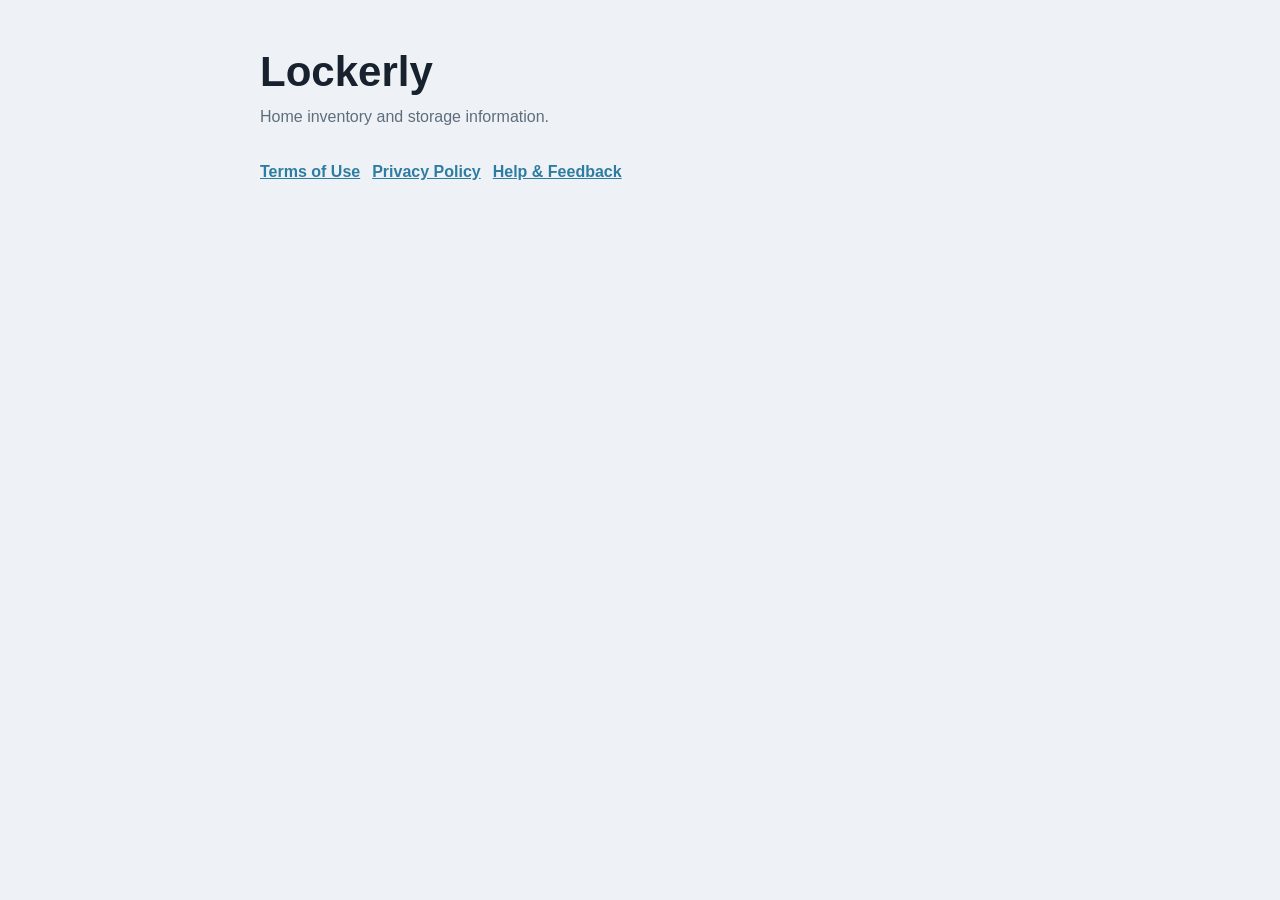
<file: index.html>
<!doctype html>
<html lang="en">
<head>
  <meta charset="utf-8">
  <meta name="viewport" content="width=device-width, initial-scale=1">
  <title>Lockerly</title>
  <link rel="stylesheet" href="assets/site.css">
</head>
<body><main>
  <header><h1>Lockerly</h1><p>Home inventory and storage information.</p></header>
  <nav>
    <a href="terms/">Terms of Use</a>
    <a href="privacy/">Privacy Policy</a>
    <a href="support/">Help &amp; Feedback</a>
  </nav>
</main></body>
</html>
</file>
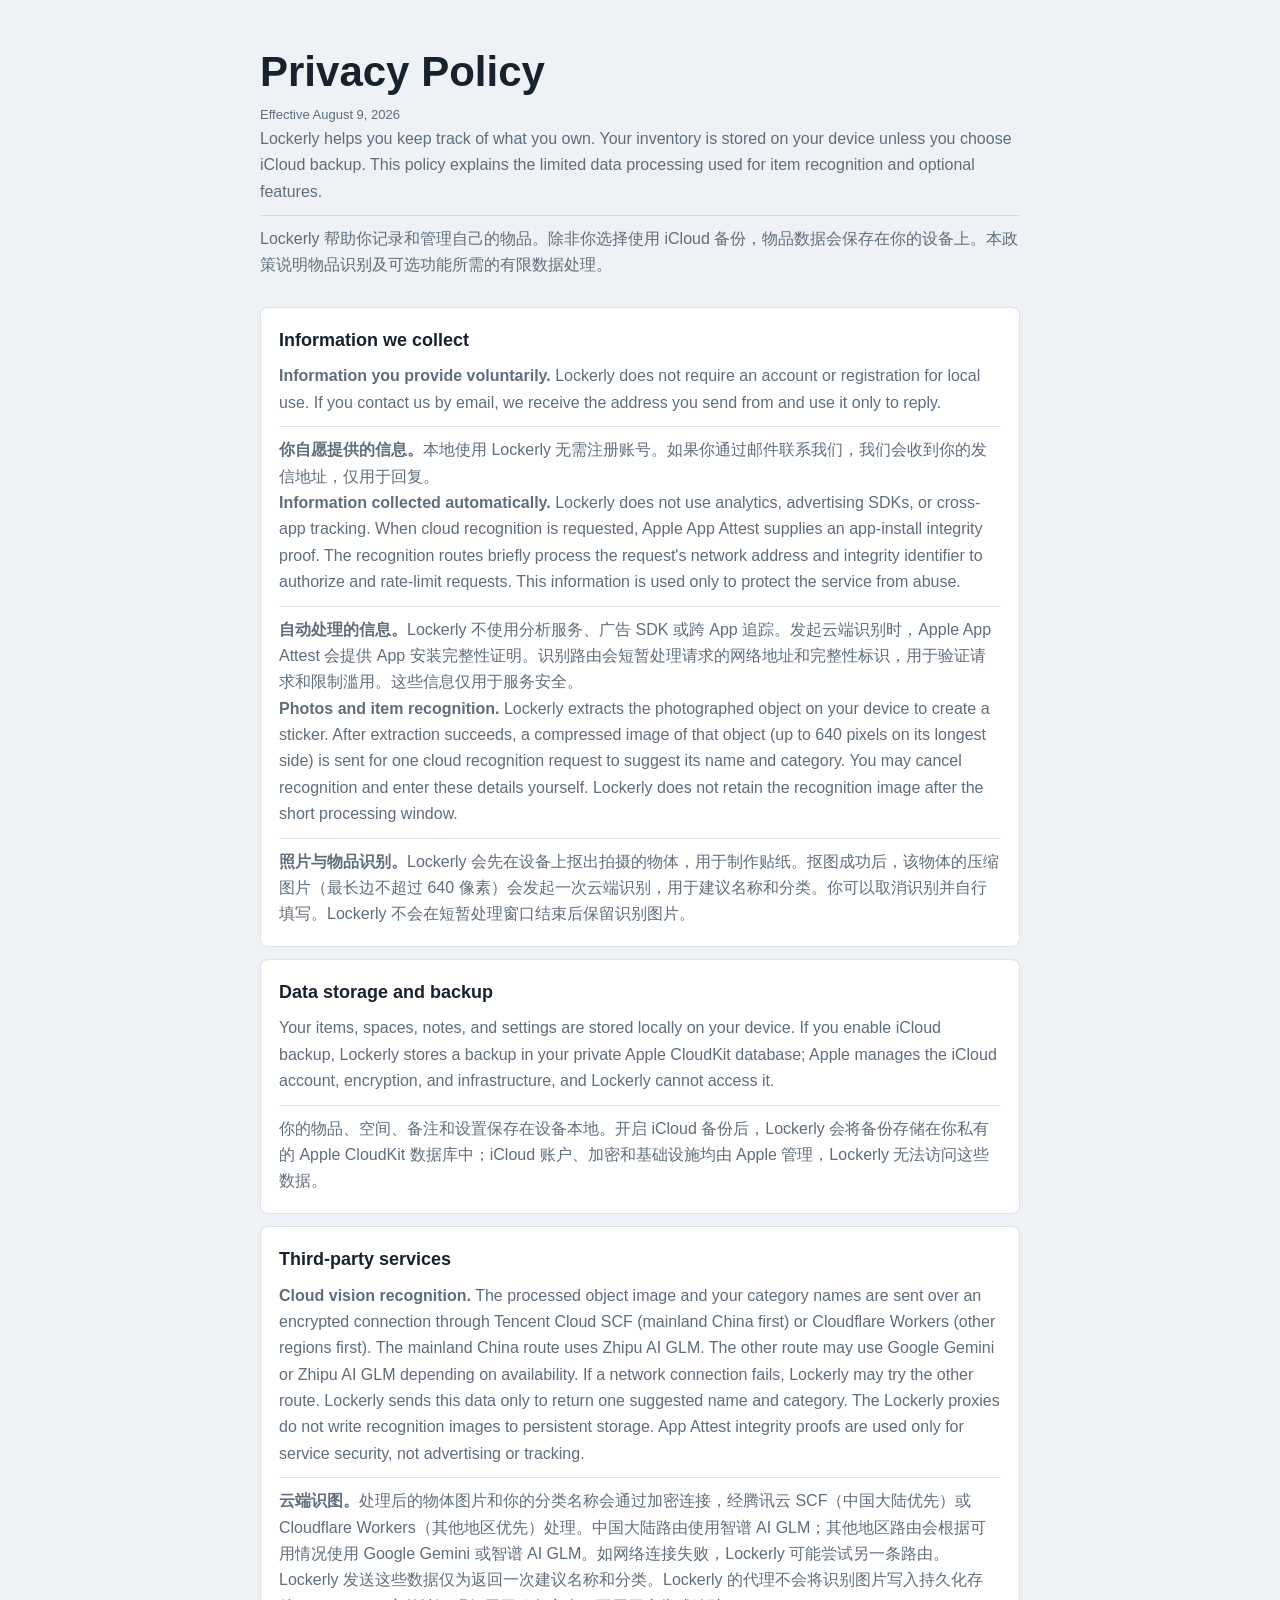
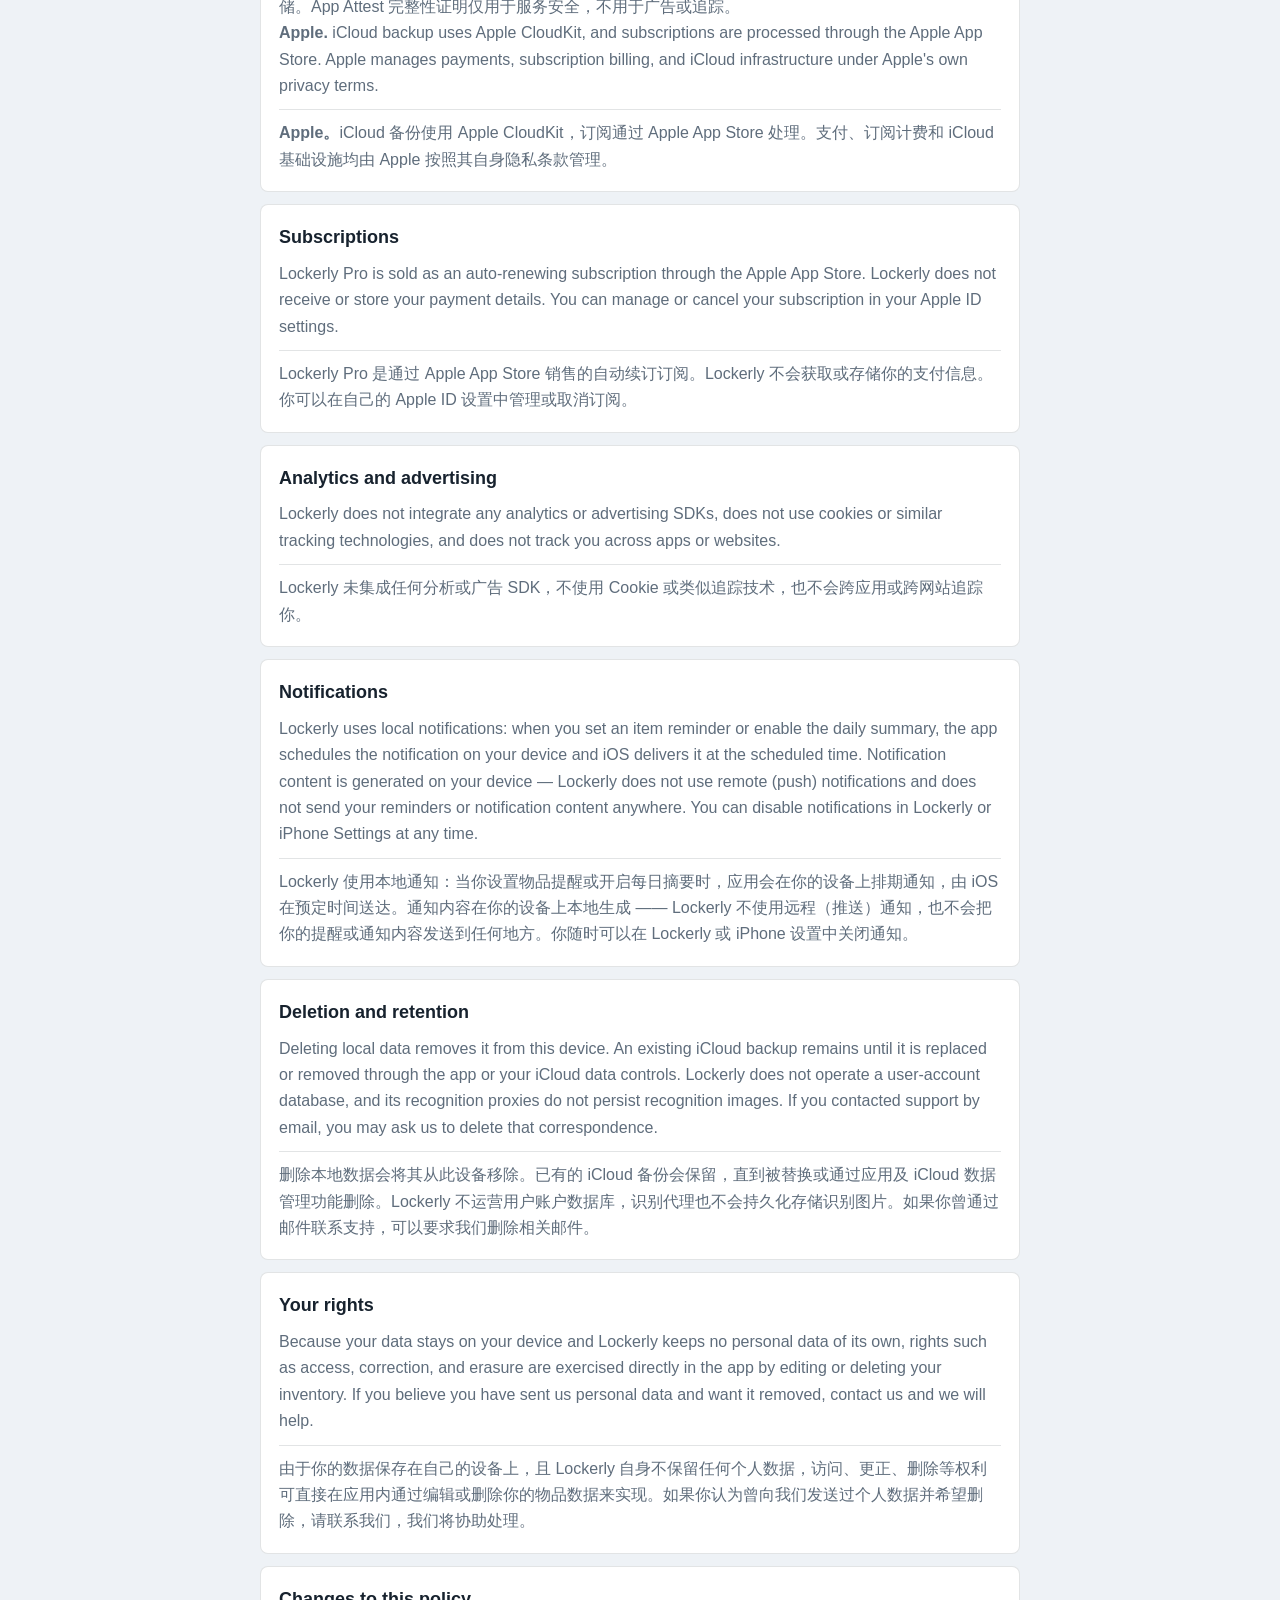
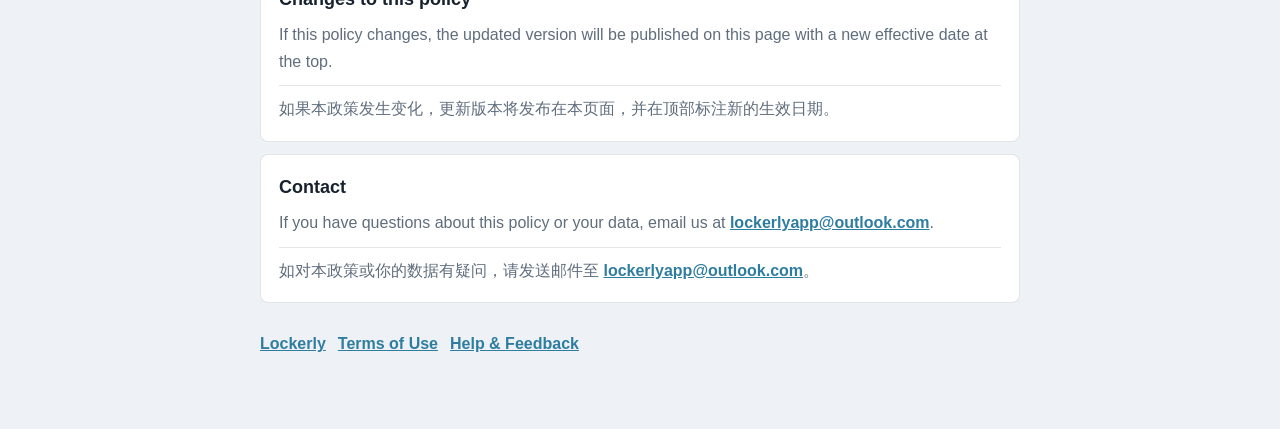
<file: privacy/index.html>
<!doctype html>
<html lang="en">
<head>
  <meta charset="utf-8">
  <meta name="viewport" content="width=device-width, initial-scale=1">
  <title>Lockerly Privacy Policy</title>
  <link rel="stylesheet" href="../assets/site.css">
</head>
<body><main>
  <header><h1>Privacy Policy</h1><p class="meta">Effective August 9, 2026</p>
    <p>Lockerly helps you keep track of what you own. Your inventory is stored on your device unless you choose iCloud backup. This policy explains the limited data processing used for item recognition and optional features.</p>
    <p class="zh">Lockerly 帮助你记录和管理自己的物品。除非你选择使用 iCloud 备份，物品数据会保存在你的设备上。本政策说明物品识别及可选功能所需的有限数据处理。</p>
  </header>

  <section><h2>Information we collect</h2>
    <p><strong>Information you provide voluntarily.</strong> Lockerly does not require an account or registration for local use. If you contact us by email, we receive the address you send from and use it only to reply.</p>
    <p class="zh"><strong>你自愿提供的信息。</strong>本地使用 Lockerly 无需注册账号。如果你通过邮件联系我们，我们会收到你的发信地址，仅用于回复。</p>
    <p><strong>Information collected automatically.</strong> Lockerly does not use analytics, advertising SDKs, or cross-app tracking. When cloud recognition is requested, Apple App Attest supplies an app-install integrity proof. The recognition routes briefly process the request's network address and integrity identifier to authorize and rate-limit requests. This information is used only to protect the service from abuse.</p>
    <p class="zh"><strong>自动处理的信息。</strong>Lockerly 不使用分析服务、广告 SDK 或跨 App 追踪。发起云端识别时，Apple App Attest 会提供 App 安装完整性证明。识别路由会短暂处理请求的网络地址和完整性标识，用于验证请求和限制滥用。这些信息仅用于服务安全。</p>
    <p><strong>Photos and item recognition.</strong> Lockerly extracts the photographed object on your device to create a sticker. After extraction succeeds, a compressed image of that object (up to 640 pixels on its longest side) is sent for one cloud recognition request to suggest its name and category. You may cancel recognition and enter these details yourself. Lockerly does not retain the recognition image after the short processing window.</p>
    <p class="zh"><strong>照片与物品识别。</strong>Lockerly 会先在设备上抠出拍摄的物体，用于制作贴纸。抠图成功后，该物体的压缩图片（最长边不超过 640 像素）会发起一次云端识别，用于建议名称和分类。你可以取消识别并自行填写。Lockerly 不会在短暂处理窗口结束后保留识别图片。</p>
  </section>

  <section><h2>Data storage and backup</h2>
    <p>Your items, spaces, notes, and settings are stored locally on your device. If you enable iCloud backup, Lockerly stores a backup in your private Apple CloudKit database; Apple manages the iCloud account, encryption, and infrastructure, and Lockerly cannot access it.</p>
    <p class="zh">你的物品、空间、备注和设置保存在设备本地。开启 iCloud 备份后，Lockerly 会将备份存储在你私有的 Apple CloudKit 数据库中；iCloud 账户、加密和基础设施均由 Apple 管理，Lockerly 无法访问这些数据。</p>
  </section>

  <section><h2>Third-party services</h2>
    <p><strong>Cloud vision recognition.</strong> The processed object image and your category names are sent over an encrypted connection through Tencent Cloud SCF (mainland China first) or Cloudflare Workers (other regions first). The mainland China route uses Zhipu AI GLM. The other route may use Google Gemini or Zhipu AI GLM depending on availability. If a network connection fails, Lockerly may try the other route. Lockerly sends this data only to return one suggested name and category. The Lockerly proxies do not write recognition images to persistent storage. App Attest integrity proofs are used only for service security, not advertising or tracking.</p>
    <p class="zh"><strong>云端识图。</strong>处理后的物体图片和你的分类名称会通过加密连接，经腾讯云 SCF（中国大陆优先）或 Cloudflare Workers（其他地区优先）处理。中国大陆路由使用智谱 AI GLM；其他地区路由会根据可用情况使用 Google Gemini 或智谱 AI GLM。如网络连接失败，Lockerly 可能尝试另一条路由。Lockerly 发送这些数据仅为返回一次建议名称和分类。Lockerly 的代理不会将识别图片写入持久化存储。App Attest 完整性证明仅用于服务安全，不用于广告或追踪。</p>
    <p><strong>Apple.</strong> iCloud backup uses Apple CloudKit, and subscriptions are processed through the Apple App Store. Apple manages payments, subscription billing, and iCloud infrastructure under Apple's own privacy terms.</p>
    <p class="zh"><strong>Apple。</strong>iCloud 备份使用 Apple CloudKit，订阅通过 Apple App Store 处理。支付、订阅计费和 iCloud 基础设施均由 Apple 按照其自身隐私条款管理。</p>
  </section>

  <section><h2>Subscriptions</h2>
    <p>Lockerly Pro is sold as an auto-renewing subscription through the Apple App Store. Lockerly does not receive or store your payment details. You can manage or cancel your subscription in your Apple ID settings.</p>
    <p class="zh">Lockerly Pro 是通过 Apple App Store 销售的自动续订订阅。Lockerly 不会获取或存储你的支付信息。你可以在自己的 Apple ID 设置中管理或取消订阅。</p>
  </section>

  <section><h2>Analytics and advertising</h2>
    <p>Lockerly does not integrate any analytics or advertising SDKs, does not use cookies or similar tracking technologies, and does not track you across apps or websites.</p>
    <p class="zh">Lockerly 未集成任何分析或广告 SDK，不使用 Cookie 或类似追踪技术，也不会跨应用或跨网站追踪你。</p>
  </section>

  <section><h2>Notifications</h2>
    <p>Lockerly uses local notifications: when you set an item reminder or enable the daily summary, the app schedules the notification on your device and iOS delivers it at the scheduled time. Notification content is generated on your device — Lockerly does not use remote (push) notifications and does not send your reminders or notification content anywhere. You can disable notifications in Lockerly or iPhone Settings at any time.</p>
    <p class="zh">Lockerly 使用本地通知：当你设置物品提醒或开启每日摘要时，应用会在你的设备上排期通知，由 iOS 在预定时间送达。通知内容在你的设备上本地生成 —— Lockerly 不使用远程（推送）通知，也不会把你的提醒或通知内容发送到任何地方。你随时可以在 Lockerly 或 iPhone 设置中关闭通知。</p>
  </section>

  <section><h2>Deletion and retention</h2>
    <p>Deleting local data removes it from this device. An existing iCloud backup remains until it is replaced or removed through the app or your iCloud data controls. Lockerly does not operate a user-account database, and its recognition proxies do not persist recognition images. If you contacted support by email, you may ask us to delete that correspondence.</p>
    <p class="zh">删除本地数据会将其从此设备移除。已有的 iCloud 备份会保留，直到被替换或通过应用及 iCloud 数据管理功能删除。Lockerly 不运营用户账户数据库，识别代理也不会持久化存储识别图片。如果你曾通过邮件联系支持，可以要求我们删除相关邮件。</p>
  </section>

  <section><h2>Your rights</h2>
    <p>Because your data stays on your device and Lockerly keeps no personal data of its own, rights such as access, correction, and erasure are exercised directly in the app by editing or deleting your inventory. If you believe you have sent us personal data and want it removed, contact us and we will help.</p>
    <p class="zh">由于你的数据保存在自己的设备上，且 Lockerly 自身不保留任何个人数据，访问、更正、删除等权利可直接在应用内通过编辑或删除你的物品数据来实现。如果你认为曾向我们发送过个人数据并希望删除，请联系我们，我们将协助处理。</p>
  </section>

  <section><h2>Changes to this policy</h2>
    <p>If this policy changes, the updated version will be published on this page with a new effective date at the top.</p>
    <p class="zh">如果本政策发生变化，更新版本将发布在本页面，并在顶部标注新的生效日期。</p>
  </section>

  <section><h2>Contact</h2>
    <p>If you have questions about this policy or your data, email us at <a href="mailto:lockerlyapp@outlook.com">lockerlyapp@outlook.com</a>.</p>
    <p class="zh">如对本政策或你的数据有疑问，请发送邮件至 <a href="mailto:lockerlyapp@outlook.com">lockerlyapp@outlook.com</a>。</p>
  </section>

  <nav><a href="../">Lockerly</a><a href="../terms/">Terms of Use</a><a href="../support/">Help &amp; Feedback</a></nav>
</main></body>
</html>
</file>
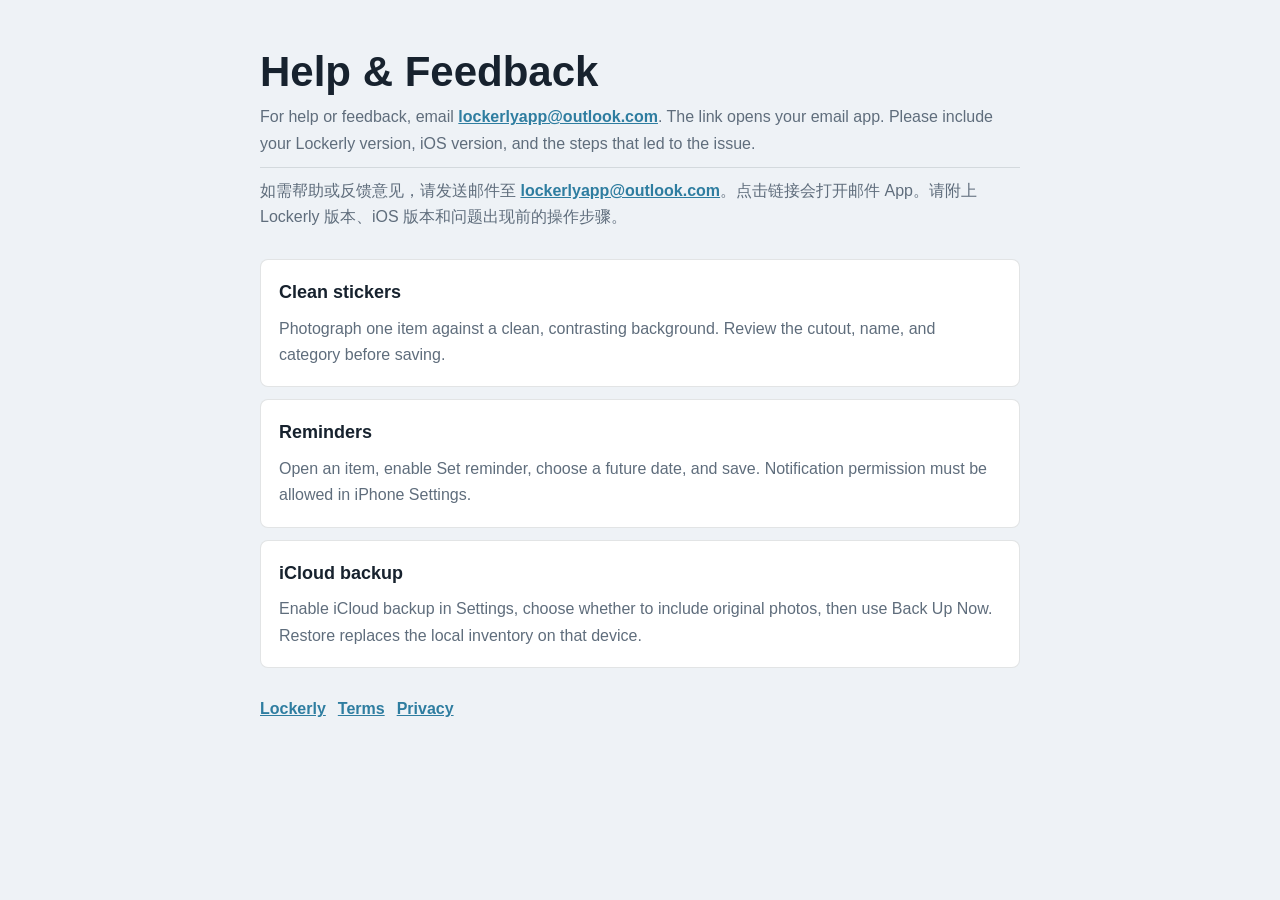
<file: support/index.html>
<!doctype html>
<html lang="en">
<head>
  <meta charset="utf-8">
  <meta name="viewport" content="width=device-width, initial-scale=1">
  <title>Lockerly Help &amp; Feedback</title>
  <link rel="stylesheet" href="../assets/site.css">
</head>
<body><main>
  <header><h1>Help &amp; Feedback</h1><p>For help or feedback, email <a href="mailto:lockerlyapp@outlook.com">lockerlyapp@outlook.com</a>. The link opens your email app. Please include your Lockerly version, iOS version, and the steps that led to the issue.</p><p class="zh">如需帮助或反馈意见，请发送邮件至 <a href="mailto:lockerlyapp@outlook.com">lockerlyapp@outlook.com</a>。点击链接会打开邮件 App。请附上 Lockerly 版本、iOS 版本和问题出现前的操作步骤。</p></header>
  <section><h2>Clean stickers</h2><p>Photograph one item against a clean, contrasting background. Review the cutout, name, and category before saving.</p></section>
  <section><h2>Reminders</h2><p>Open an item, enable Set reminder, choose a future date, and save. Notification permission must be allowed in iPhone Settings.</p></section>
  <section><h2>iCloud backup</h2><p>Enable iCloud backup in Settings, choose whether to include original photos, then use Back Up Now. Restore replaces the local inventory on that device.</p></section>
  <nav><a href="../">Lockerly</a><a href="../terms/">Terms</a><a href="../privacy/">Privacy</a></nav>
</main></body>
</html>
</file>
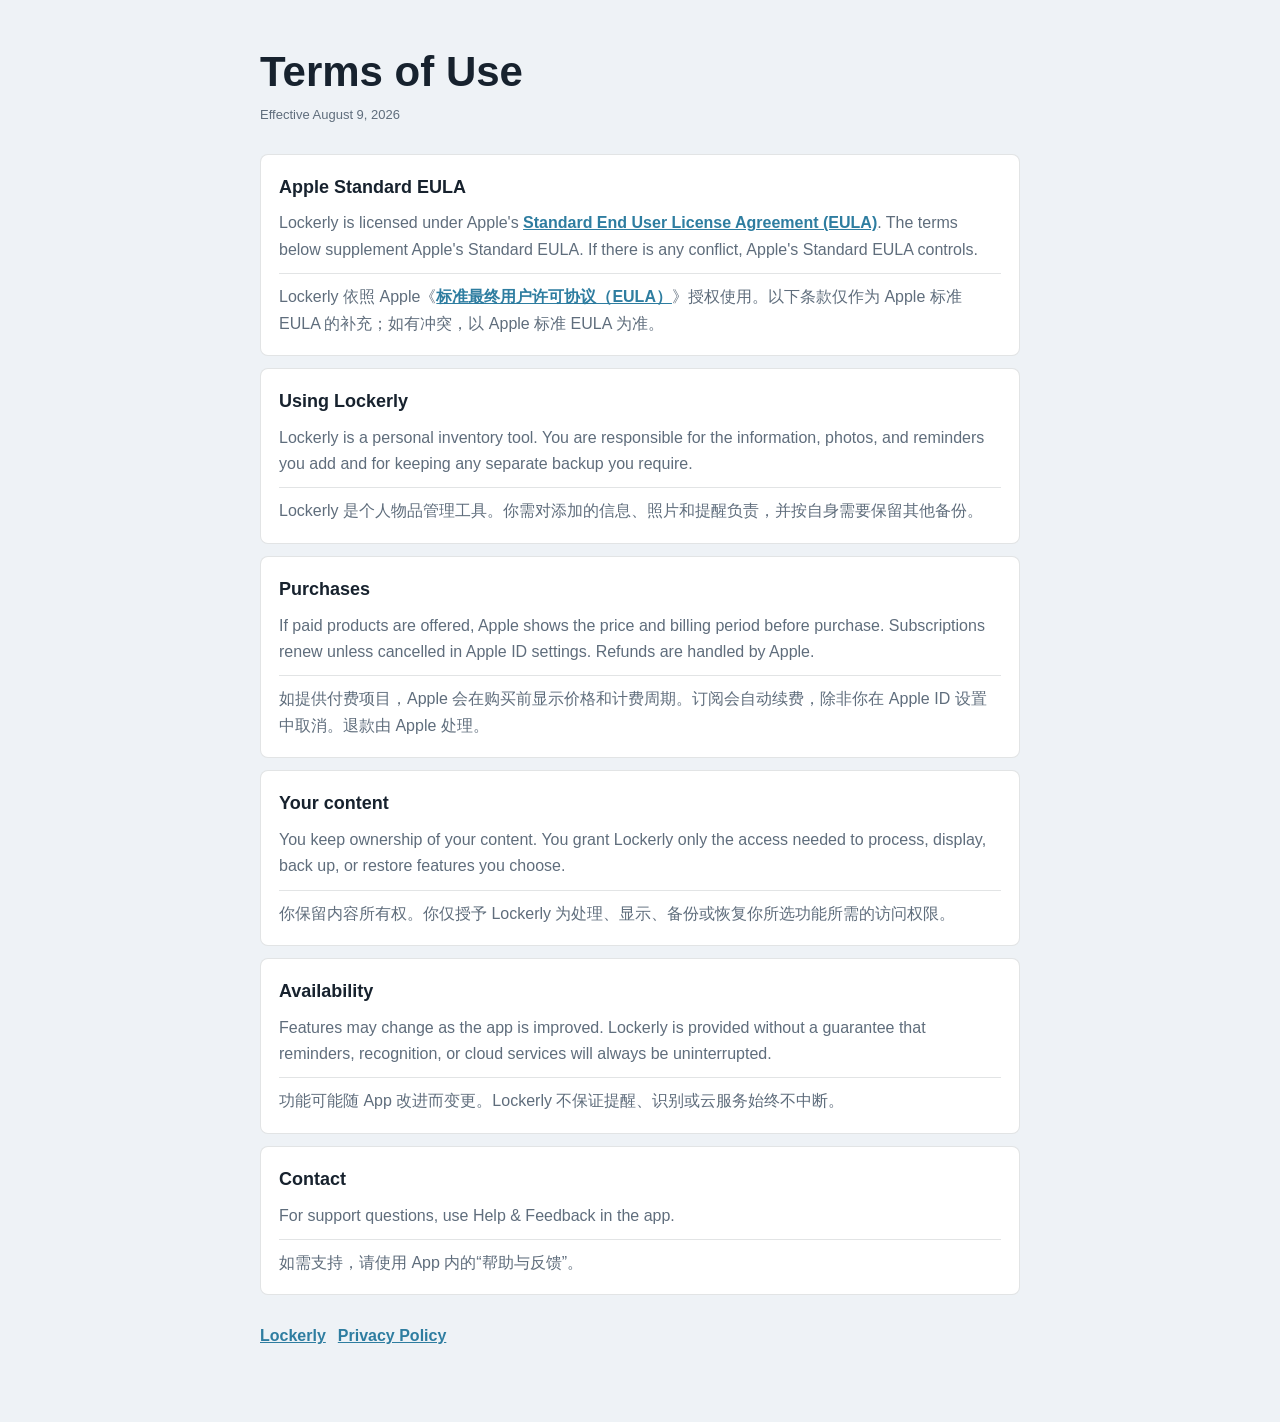
<file: terms/index.html>
<!doctype html>
<html lang="en">
<head>
  <meta charset="utf-8">
  <meta name="viewport" content="width=device-width, initial-scale=1">
  <title>Lockerly Terms of Use</title>
  <link rel="stylesheet" href="../assets/site.css">
</head>
<body><main>
  <header><h1>Terms of Use</h1><p class="meta">Effective August 9, 2026</p></header>
  <section><h2>Apple Standard EULA</h2><p>Lockerly is licensed under Apple's <a href="https://www.apple.com/legal/internet-services/itunes/dev/stdeula/">Standard End User License Agreement (EULA)</a>. The terms below supplement Apple's Standard EULA. If there is any conflict, Apple's Standard EULA controls.</p><p class="zh">Lockerly 依照 Apple《<a href="https://www.apple.com/legal/internet-services/itunes/dev/stdeula/">标准最终用户许可协议（EULA）</a>》授权使用。以下条款仅作为 Apple 标准 EULA 的补充；如有冲突，以 Apple 标准 EULA 为准。</p></section>
  <section><h2>Using Lockerly</h2><p>Lockerly is a personal inventory tool. You are responsible for the information, photos, and reminders you add and for keeping any separate backup you require.</p><p class="zh">Lockerly 是个人物品管理工具。你需对添加的信息、照片和提醒负责，并按自身需要保留其他备份。</p></section>
  <section><h2>Purchases</h2><p>If paid products are offered, Apple shows the price and billing period before purchase. Subscriptions renew unless cancelled in Apple ID settings. Refunds are handled by Apple.</p><p class="zh">如提供付费项目，Apple 会在购买前显示价格和计费周期。订阅会自动续费，除非你在 Apple ID 设置中取消。退款由 Apple 处理。</p></section>
  <section><h2>Your content</h2><p>You keep ownership of your content. You grant Lockerly only the access needed to process, display, back up, or restore features you choose.</p><p class="zh">你保留内容所有权。你仅授予 Lockerly 为处理、显示、备份或恢复你所选功能所需的访问权限。</p></section>
  <section><h2>Availability</h2><p>Features may change as the app is improved. Lockerly is provided without a guarantee that reminders, recognition, or cloud services will always be uninterrupted.</p><p class="zh">功能可能随 App 改进而变更。Lockerly 不保证提醒、识别或云服务始终不中断。</p></section>
  <section><h2>Contact</h2><p>For support questions, use Help &amp; Feedback in the app.</p><p class="zh">如需支持，请使用 App 内的“帮助与反馈”。</p></section>
  <nav><a href="../">Lockerly</a><a href="../privacy/">Privacy Policy</a></nav>
</main></body>
</html>
</file>
<file: assets/site.css>
:root {
  color-scheme: light dark;
  --bg: #eef2f6;
  --surface: #ffffff;
  --text: #17222e;
  --muted: #5f6d7c;
  --line: rgba(23, 34, 46, 0.12);
  --accent: #2e7da0;
}

@media (prefers-color-scheme: dark) {
  :root {
    --bg: #0f161d;
    --surface: #18212b;
    --text: #eef3f7;
    --muted: #a5b1bd;
    --line: rgba(226, 236, 244, 0.12);
    --accent: #7fc0dc;
  }
}

* { box-sizing: border-box; }
body {
  margin: 0;
  background: var(--bg);
  color: var(--text);
  font: 16px/1.65 -apple-system, BlinkMacSystemFont, "Segoe UI", sans-serif;
}
main { width: min(760px, calc(100% - 32px)); margin: 0 auto; padding: 48px 0 72px; }
header { margin-bottom: 28px; }
h1 { margin: 0 0 8px; font-size: clamp(28px, 6vw, 42px); line-height: 1.15; }
h2 { margin: 0 0 8px; font-size: 18px; }
p { margin: 0; color: var(--muted); }
section {
  margin-top: 12px;
  padding: 18px;
  background: var(--surface);
  border: 1px solid var(--line);
  border-radius: 8px;
}
nav { display: flex; flex-wrap: wrap; gap: 12px; margin-top: 28px; }
a { color: var(--accent); font-weight: 650; }
.meta { font-size: 13px; color: var(--muted); }
.zh { margin-top: 10px; padding-top: 10px; border-top: 1px solid var(--line); }
</file>
